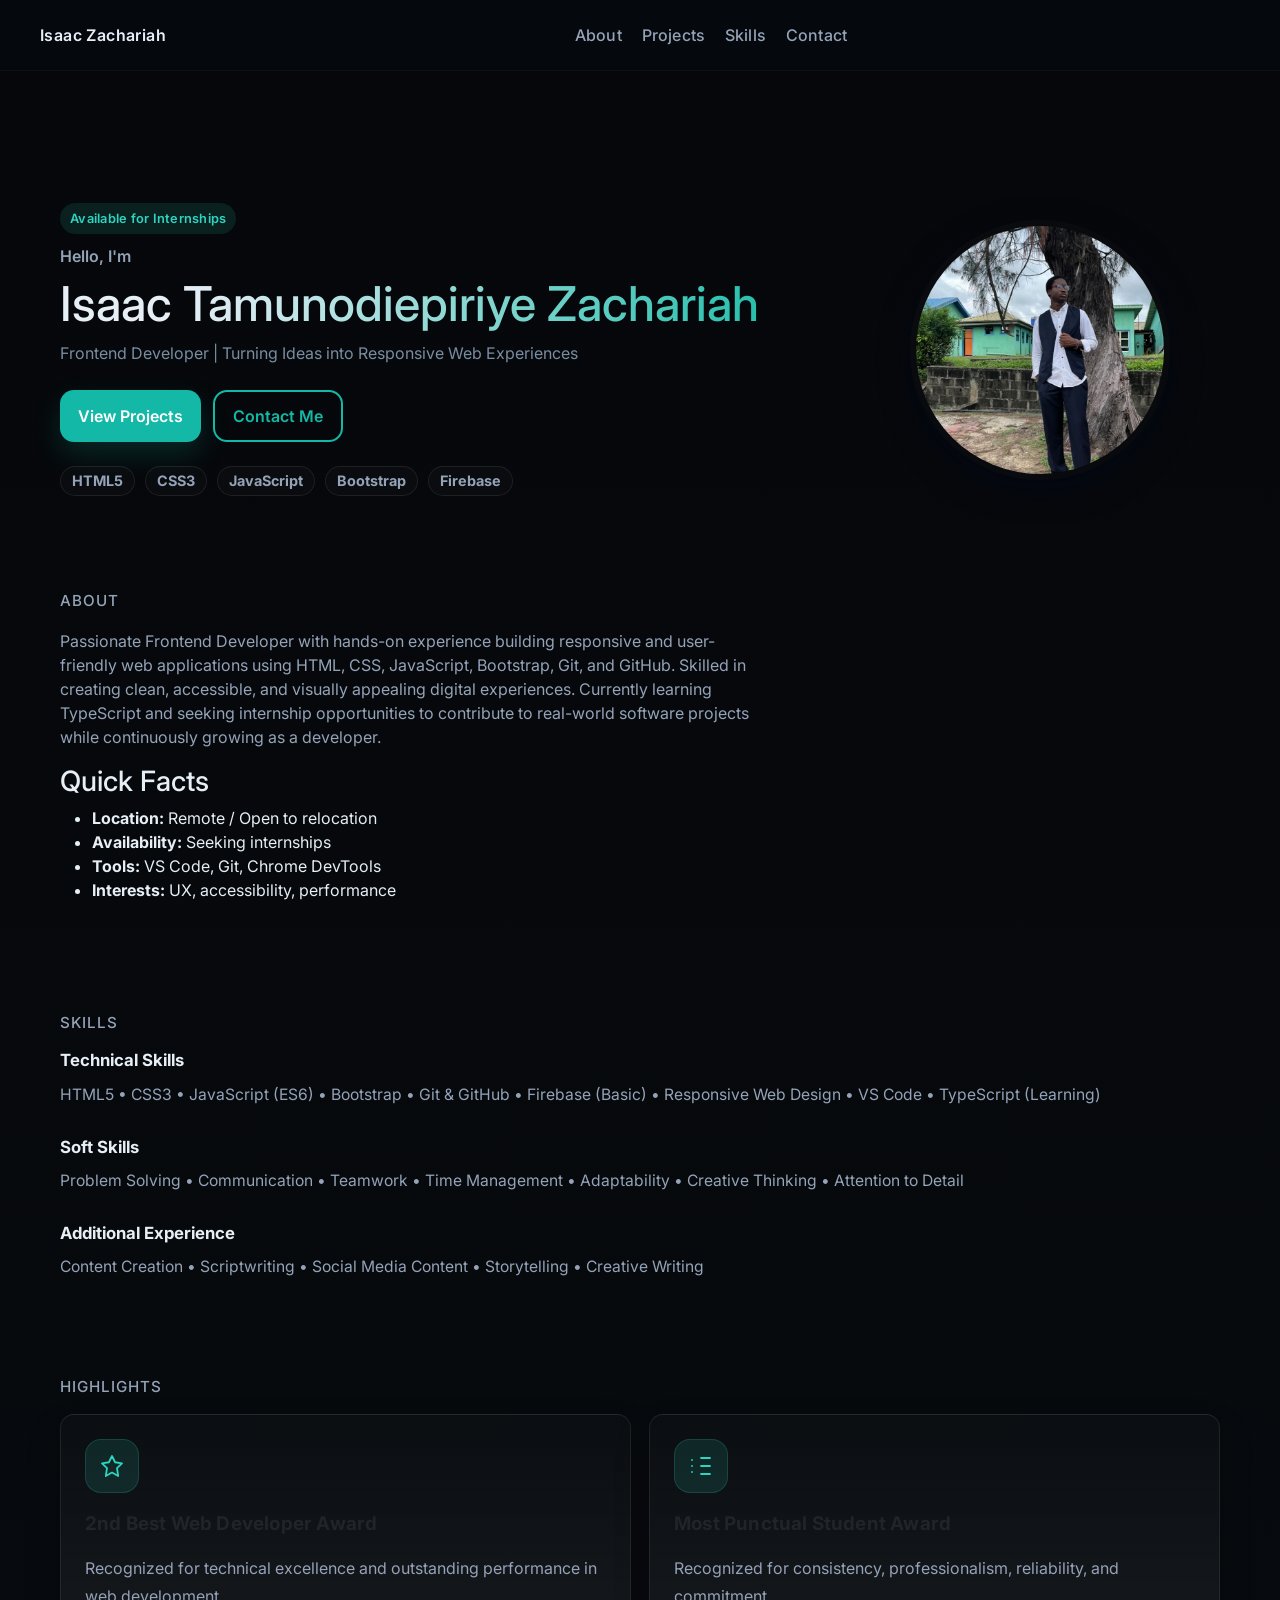
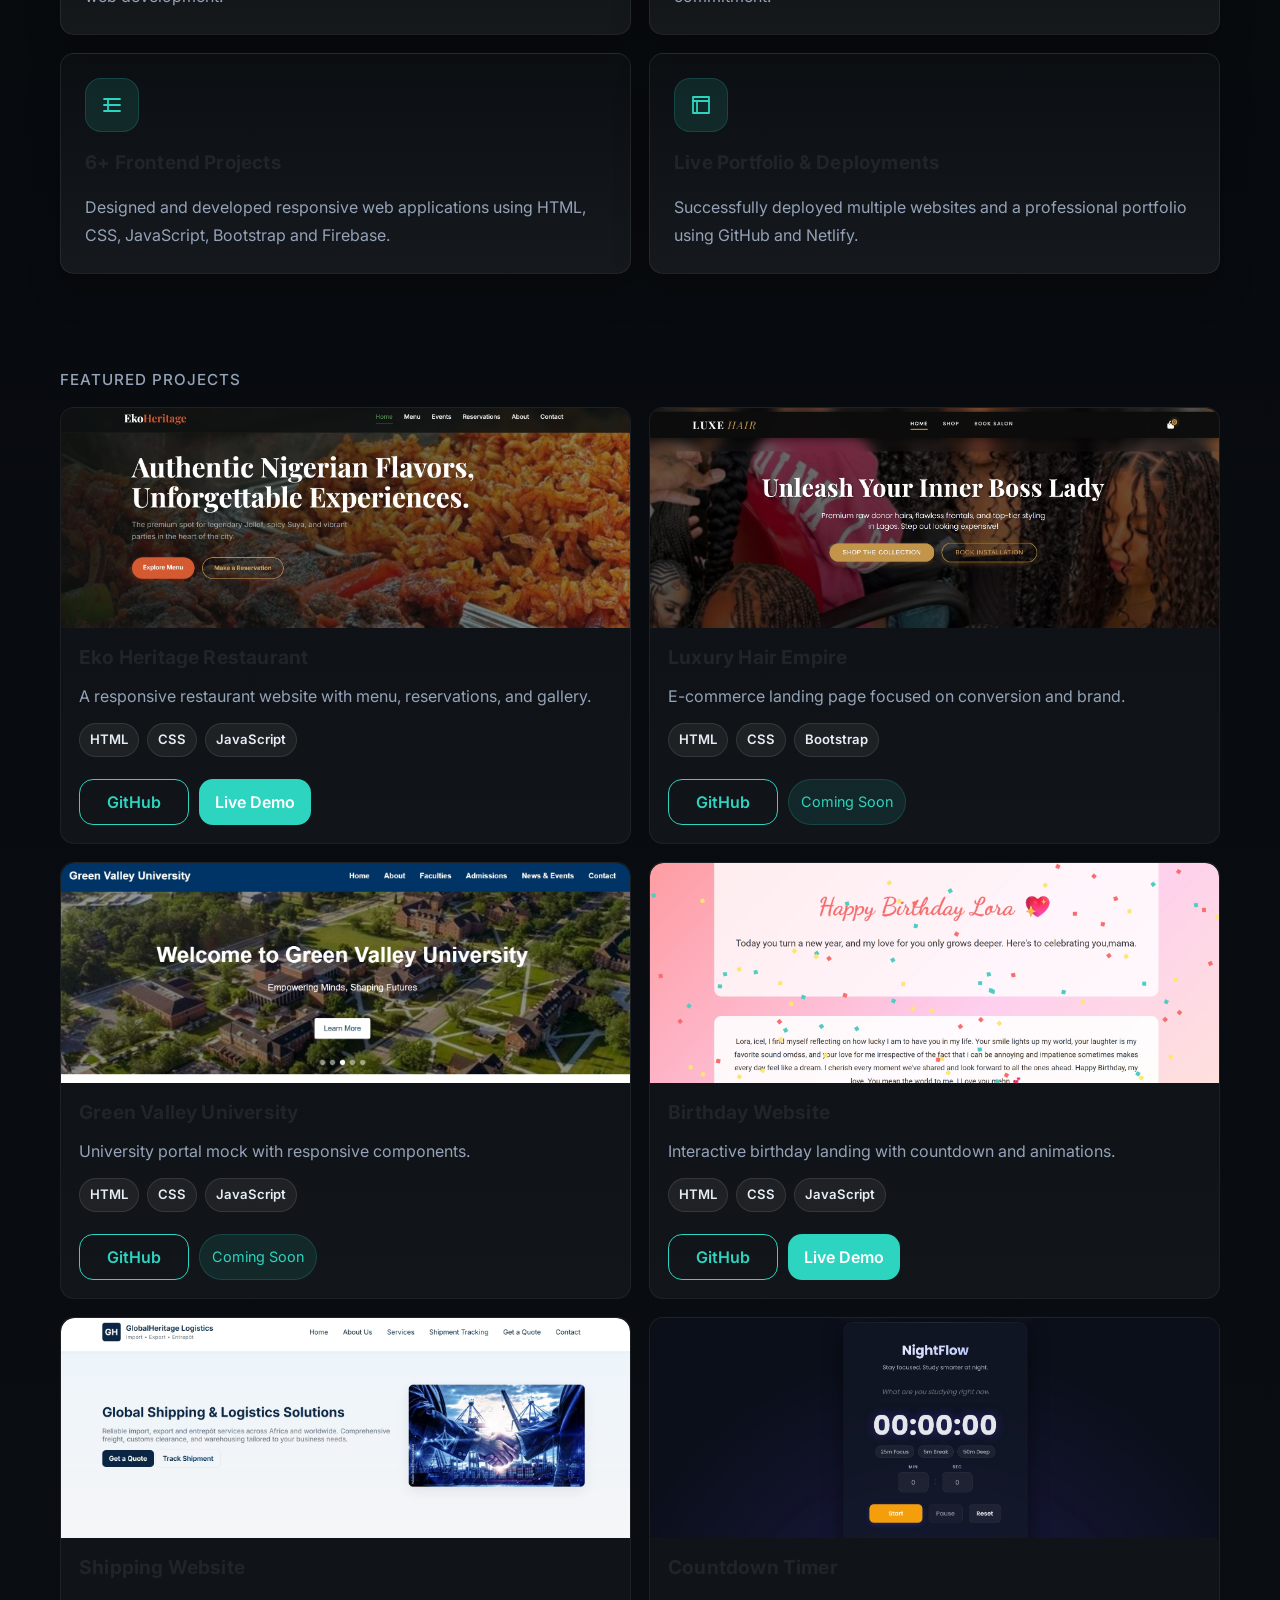
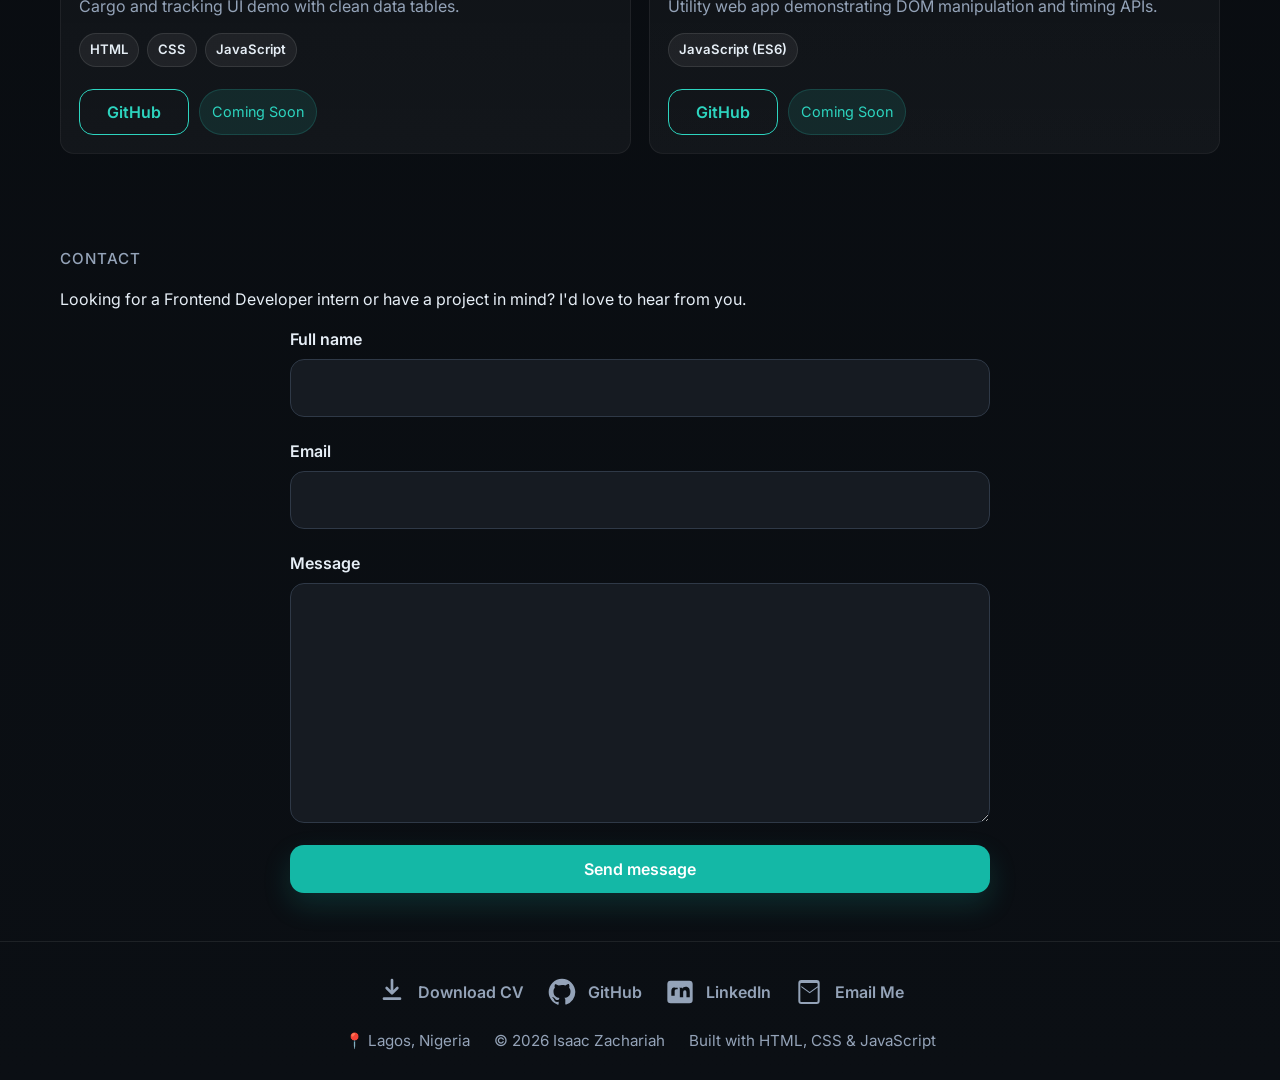
<file: index.html>
<!doctype html>
<html lang="en">
  <head>
    <meta charset="utf-8" />
    <meta name="viewport" content="width=device-width,initial-scale=1" />
    <meta name="description" content="Isaac Tamunodiepiriye Zachariah — Frontend Developer" />
    <title>Isaac Zachariah — Frontend Developer</title>

    <!-- Google Fonts -->
    <link rel="preconnect" href="https://fonts.gstatic.com" crossorigin>
    <link href="https://fonts.googleapis.com/css2?family=Inter:wght@300;400;600;700;800&display=swap" rel="stylesheet">

    <!-- Bootstrap (optional utility CSS, used sparingly) -->
    <link href="https://cdn.jsdelivr.net/npm/bootstrap@5.3.2/dist/css/bootstrap.min.css" rel="stylesheet" integrity="sha384-9ndCyUa6mY5Y2QmZ6YV7DkKQ2f5Q0b0pH/YK2sXr2Z1w3p6m5e5Y0f8QqK8QZ5zN" crossorigin="anonymous">

    <link rel="stylesheet" href="css/style.css">
    <link rel="stylesheet" href="css/responsive.css">
  </head>
  <body>

    <header class="header site-header" id="site-header">
      <div class="container header-inner">
        <a class="brand" href="index.html">Isaac Zachariah</a>

        <button class="nav-toggle" aria-controls="primary-navigation" aria-expanded="false" aria-label="Toggle navigation">
          <span class="hamburger" aria-hidden="true"></span>
        </button>

        <nav id="primary-navigation" class="nav" aria-label="Primary Navigation">
          <div class="nav-links">
            <a href="index.html#about">About</a>
            <a href="index.html#projects">Projects</a>
            <a href="index.html#skills">Skills</a>
            <a href="#contact">Contact</a>
          </div>
        </nav>
      </div>
    </header>

    <main id="main" class="site-main" role="main">

      <!-- HERO -->
      <section id="home" class="hero section">
        <div class="container hero-inner">
          <div class="hero-grid">
            <div class="hero-left">
              <span class="hero-badge">Available for Internships</span>
              <p class="eyebrow">Hello, I'm</p>
              <h1 class="hero-title">Isaac <span class="name-accent">Tamunodiepiriye Zachariah</span></h1>
              <p class="hero-tagline">Frontend Developer | Turning Ideas into Responsive Web Experiences</p>

              <div class="hero-ctas">
                <a class="btn cta-primary" href="#projects">View Projects</a>
                <a class="btn cta-outline" href="#contact">Contact Me</a>
              </div>

              <div class="tech-badges" aria-hidden="false">
                <span class="badge">HTML5</span>
                <span class="badge">CSS3</span>
                <span class="badge">JavaScript</span>
                <span class="badge">Bootstrap</span>
                <span class="badge">Firebase</span>
              </div>
            </div>

            <div class="hero-right">
              <div class="profile-wrap">
                <img src="assets/images/IMage of me.jpg" alt="Isaac Zachariah profile" class="profile-photo" loading="lazy">
              </div>
            </div>
          </div>
        </div>
      </section>

      <!-- ABOUT -->
      <section id="about" class="section about">
        <div class="container about-grid">
          <div class="about-left">
            <h2 class="section-heading">About</h2>
            <p class="about-summary">Passionate Frontend Developer with hands-on experience building responsive and user-friendly web applications using HTML, CSS, JavaScript, Bootstrap, Git, and GitHub. Skilled in creating clean, accessible, and visually appealing digital experiences. Currently learning TypeScript and seeking internship opportunities to contribute to real-world software projects while continuously growing as a developer.</p>
          </div>

          <aside class="quick-facts">
            <h3>Quick Facts</h3>
            <ul>
              <li><strong>Location:</strong> Remote / Open to relocation</li>
              <li><strong>Availability:</strong> Seeking internships</li>
              <li><strong>Tools:</strong> VS Code, Git, Chrome DevTools</li>
              <li><strong>Interests:</strong> UX, accessibility, performance</li>
            </ul>
          </aside>
        </div>
      </section>

      <!-- SKILLS -->
      <section id="skills" class="section skills">
        <div class="container">
          <h2 class="section-heading">Skills</h2>

          <div class="skill-category">
            <h4>Technical Skills</h4>
            <p class="skill-list">HTML5 • CSS3 • JavaScript (ES6) • Bootstrap • Git &amp; GitHub • Firebase (Basic) • Responsive Web Design • VS Code • TypeScript (Learning)</p>
          </div>

          <div class="skill-category">
            <h4>Soft Skills</h4>
            <p class="skill-list">Problem Solving • Communication • Teamwork • Time Management • Adaptability • Creative Thinking • Attention to Detail</p>
          </div>

          <div class="skill-category">
            <h4>Additional Experience</h4>
            <p class="skill-list">Content Creation • Scriptwriting • Social Media Content • Storytelling • Creative Writing</p>
          </div>
        </div>
      </section>

      <!-- HIGHLIGHTS -->
      <section id="highlights" class="section highlights">
        <div class="container">
          <h2 class="section-heading">Highlights</h2>
          <div class="highlights-grid">
            <article class="card highlight-card" tabindex="0">
              <div class="highlight-icon">
                <svg viewBox="0 0 24 24" fill="none" stroke="currentColor" stroke-width="1.8" stroke-linecap="round" stroke-linejoin="round"><path d="M12 2l3.09 6.26L22 9.27l-5 4.87L18.18 22 12 18.56 5.82 22 7 14.14l-5-4.87 6.91-1.01L12 2z"/></svg>
              </div>
              <h3>2nd Best Web Developer Award</h3>
              <p class="muted">Recognized for technical excellence and outstanding performance in web development.</p>
            </article>

            <article class="card highlight-card" tabindex="0">
              <div class="highlight-icon">
                <svg viewBox="0 0 24 24" fill="none" stroke="currentColor" stroke-width="1.8" stroke-linecap="round" stroke-linejoin="round"><path d="M12 20h9"/><path d="M12 4h9"/><path d="M12 12h9"/><path d="M3 6h.01"/><path d="M3 12h.01"/><path d="M3 18h.01"/></svg>
              </div>
              <h3>Most Punctual Student Award</h3>
              <p class="muted">Recognized for consistency, professionalism, reliability, and commitment.</p>
            </article>

            <article class="card highlight-card" tabindex="0">
              <div class="highlight-icon">
                <svg viewBox="0 0 24 24" fill="none" stroke="currentColor" stroke-width="1.8" stroke-linecap="round" stroke-linejoin="round"><path d="M4 6h16"/><path d="M4 12h16"/><path d="M4 18h16"/><path d="M8 6v12"/></svg>
              </div>
              <h3>6+ Frontend Projects</h3>
              <p class="muted">Designed and developed responsive web applications using HTML, CSS, JavaScript, Bootstrap and Firebase.</p>
            </article>

            <article class="card highlight-card" tabindex="0">
              <div class="highlight-icon">
                <svg viewBox="0 0 24 24" fill="none" stroke="currentColor" stroke-width="1.8" stroke-linecap="round" stroke-linejoin="round"><path d="M4 4h16v16H4z"/><path d="M4 8h16"/><path d="M8 20V8"/></svg>
              </div>
              <h3>Live Portfolio & Deployments</h3>
              <p class="muted">Successfully deployed multiple websites and a professional portfolio using GitHub and Netlify.</p>
            </article>
          </div>
        </div>
      </section>

      <!-- PROJECTS -->
      <section id="projects" class="section projects">
        <div class="container">
          <h2 class="section-heading">Featured Projects</h2>

          <div class="projects-grid">
            <article class="card project-card" tabindex="0">
              <img class="project-image" src="assets/images/restaurant eko heritage.jpeg" alt="Eko Heritage Restaurant screenshot">
              <div class="project-body">
                <h3>Eko Heritage Restaurant</h3>
                <p class="muted project-description">A responsive restaurant website with menu, reservations, and gallery.</p>
                <div class="project-tags">
                  <span class="tech-pill">HTML</span>
                  <span class="tech-pill">CSS</span>
                  <span class="tech-pill">JavaScript</span>
                </div>
                <div class="project-actions">
                  <a class="project-btn project-btn-secondary" href="https://github.com/isaacbuildsgood/Eko-Heritage-Restaurant.git" aria-label="GitHub repo for Eko Heritage">GitHub</a>
                  <a class="project-btn project-btn-primary" href="https://ekoheritage.netlify.app/" aria-label="Live demo for Eko Heritage">Live Demo</a>
                </div>
              </div>
            </article>

            <article class="card project-card" tabindex="0">
              <img class="project-image" src="assets/images/luxehairwebsite.jpeg" alt="Luxury Hair Empire screenshot">
              <div class="project-body">
                <h3>Luxury Hair Empire</h3>
                <p class="muted project-description">E-commerce landing page focused on conversion and brand.</p>
                <div class="project-tags">
                  <span class="tech-pill">HTML</span>
                  <span class="tech-pill">CSS</span>
                  <span class="tech-pill">Bootstrap</span>
                </div>
                <div class="project-actions">
                  <a class="project-btn project-btn-secondary" href="https://github.com/isaacbuildsgood/Luxury-Hair-Empire.git">GitHub</a>
                  <span class="project-tag project-tag--soon">Coming Soon</span>
                </div>
              </div>
            </article>

            <article class="card project-card" tabindex="0">
              <img class="project-image" src="assets/images/greenvalley website.jpeg" alt="Green Valley University screenshot">
              <div class="project-body">
                <h3>Green Valley University</h3>
                <p class="muted project-description">University portal mock with responsive components.</p>
                <div class="project-tags">
                  <span class="tech-pill">HTML</span>
                  <span class="tech-pill">CSS</span>
                  <span class="tech-pill">JavaScript</span>
                </div>
                <div class="project-actions">
                  <a class="project-btn project-btn-secondary" href="https://github.com/isaacbuildsgood/Green-Valley-University.git">GitHub</a>
                  <span class="project-tag project-tag--soon">Coming Soon</span>
                </div>
              </div>
            </article>

            <article class="card project-card" tabindex="0">
              <img class="project-image" src="assets/images/birthday website.jpeg" alt="Birthday Website screenshot">
              <div class="project-body">
                <h3>Birthday Website</h3>
                <p class="muted project-description">Interactive birthday landing with countdown and animations.</p>
                <div class="project-tags">
                  <span class="tech-pill">HTML</span>
                  <span class="tech-pill">CSS</span>
                  <span class="tech-pill">JavaScript</span>
                </div>
                <div class="project-actions">
                  <a class="project-btn project-btn-secondary" href="https://github.com/isaacbuildsgood/Birthday-website.git">GitHub</a>
                  <a class="project-btn project-btn-primary" href="https://comfy-dasik-e9a6adhdtull.netlify.app/">Live Demo</a>
                </div>
              </div>
            </article>

            <article class="card project-card" tabindex="0">
              <img class="project-image" src="assets/images/globalheritage website.jpeg" alt="Shipping Website screenshot">
              <div class="project-body">
                <h3>Shipping Website</h3>
                <p class="muted project-description">Cargo and tracking UI demo with clean data tables.</p>
                <div class="project-tags">
                  <span class="tech-pill">HTML</span>
                  <span class="tech-pill">CSS</span>
                  <span class="tech-pill">JavaScript</span>
                </div>
                <div class="project-actions">
                  <a class="project-btn project-btn-secondary" href="https://github.com/isaacbuildsgood/-GlobalHeritage-Logistics.git">GitHub</a>
                  <span class="project-tag project-tag--soon">Coming Soon</span>
                </div>
              </div>
            </article>

            <article class="card project-card" tabindex="0">
              <img class="project-image" src="assets/images/nightflow websie.jpeg" alt="Countdown Timer screenshot">
              <div class="project-body">
                <h3>Countdown Timer</h3>
                <p class="muted project-description">Utility web app demonstrating DOM manipulation and timing APIs.</p>
                <div class="project-tags">
                  <span class="tech-pill">JavaScript (ES6)</span>
                </div>
                <div class="project-actions">
                  <a class="project-btn project-btn-secondary" href="https://github.com/isaacbuildsgood/Night-Flow.git">GitHub</a>
                  <span class="project-tag project-tag--soon">Coming Soon</span>
                </div>
              </div>
            </article>
          </div>
        </div>
      </section>

      <!-- CONTACT -->
      <section id="contact" class="section contact">
        <div class="container">
          <h2 class="section-heading">CONTACT</h2>
          <p class="muted">Looking for a Frontend Developer intern or have a project in mind? I'd love to hear from you.</p>

          <form id="contact-form" class="contact-form" action="https://formspree.io/f/mzdlqgbj" method="POST" novalidate>
            <div class="form-row">
              <label for="name">Full name</label>
              <input id="name" name="name" type="text" required>
            </div>

            <div class="form-row">
              <label for="email">Email</label>
              <input id="email" name="email" type="email" required>
            </div>

            <div class="form-row">
              <label for="message">Message</label>
              <textarea id="message" name="message" rows="6" required></textarea>
            </div>

            <div class="form-row">
              <button class="btn cta-primary" type="submit">Send message</button>
              <span id="form-status" aria-live="polite" class="form-status"></span>
            </div>
          </form>
        </div>
      </section>

    </main>

    <!-- FOOTER -->
    <footer class="footer">
      <div class="container footer-inner">
        <div class="footer-actions">
          <a class="footer-action" href="assets/cv/Isaacresume.pdf" download>
            <span class="footer-icon" aria-hidden="true">
              <svg viewBox="0 0 24 24" fill="currentColor" aria-hidden="true"><path d="M12 3v10m0 0l-4-4m4 4l4-4" stroke="currentColor" stroke-width="2" stroke-linecap="round" stroke-linejoin="round" fill="none"/><path d="M6 17h12" stroke="currentColor" stroke-width="2" stroke-linecap="round"/></svg>
            </span>
            <span>Download CV</span>
          </a>
          <a class="footer-action" href="https://github.com/isaacbuildsgood" target="_blank" rel="noopener">
            <span class="footer-icon" aria-hidden="true">
              <svg viewBox="0 0 24 24" fill="currentColor" aria-hidden="true"><path d="M12 2C6.48 2 2 6.48 2 12c0 4.42 2.87 8.16 6.84 9.49.5.09.68-.22.68-.48 0-.24-.01-.87-.01-1.7-2.78.6-3.37-1.34-3.37-1.34-.45-1.16-1.1-1.47-1.1-1.47-.9-.62.07-.61.07-.61 1 .07 1.53 1.03 1.53 1.03.89 1.53 2.34 1.09 2.91.84.09-.65.35-1.09.63-1.34-2.22-.25-4.56-1.11-4.56-4.95 0-1.09.39-1.98 1.03-2.68-.1-.25-.45-1.27.1-2.65 0 0 .84-.27 2.75 1.02A9.58 9.58 0 0 1 12 6.8c.85.004 1.71.11 2.51.32 1.9-1.29 2.74-1.02 2.74-1.02.55 1.38.21 2.4.1 2.65.64.7 1.03 1.6 1.03 2.68 0 3.85-2.34 4.7-4.57 4.95.36.31.68.92.68 1.85 0 1.33-.01 2.4-.01 2.73 0 .26.18.57.69.47A10 10 0 0 0 22 12c0-5.52-4.48-10-10-10z"/></svg>
            </span>
            <span>GitHub</span>
          </a>
          <a class="footer-action" href="https://www.linkedin.com/in/isaac-zachariah-036a01400" target="_blank" rel="noopener">
            <span class="footer-icon" aria-hidden="true">
              <svg viewBox="0 0 24 24" fill="currentColor" aria-hidden="true"><path d="M4.98 3.5A2.5 2.5 0 0 0 2.5 6v12a2.5 2.5 0 0 0 2.48 2.5h14.04A2.5 2.5 0 0 0 21.5 18V6a2.5 2.5 0 0 0-2.48-2.5H4.98ZM7.75 8.75h2.5v1.25h-.5c-.75 0-1.75.01-1.75 1.25v3.5h-2.5v-3.5c0-2.1 1.25-2.75 2.75-2.75Zm3.5 0h2.5v.75h.03c.35-.66 1.2-1.36 2.45-1.36 2.62 0 3.1 1.72 3.1 3.95v3.86h-2.5v-3.42c0-.82-.01-1.87-1.14-1.87-1.14 0-1.31.89-1.31 1.81v3.48h-2.5v-6.75Z"/></svg>
            </span>
            <span>LinkedIn</span>
          </a>
          <a class="footer-action" href="mailto:isaacdblessed4jesus@gmail.com">
            <span class="footer-icon" aria-hidden="true">
              <svg viewBox="0 0 24 24" fill="currentColor" aria-hidden="true"><path d="M4 5.25A2.25 2.25 0 0 1 6.25 3h11.5A2.25 2.25 0 0 1 20 5.25v13.5A2.25 2.25 0 0 1 17.75 21H6.25A2.25 2.25 0 0 1 4 18.75V5.25Zm1.5.75v12.75c0 .41.34.75.75.75h11.5a.75.75 0 0 0 .75-.75V6a.75.75 0 0 0-.75-.75H6.25a.75.75 0 0 0-.75.75Zm.75 1.5 6.25 4.5 6.25-4.5v.96l-6.25 4.5-6.25-4.5V7.5Z"/></svg>
            </span>
            <span>Email Me</span>
          </a>
        </div>
        <div class="footer-copy">
          <span class="footer-meta">📍 Lagos, Nigeria</span>
          <span class="footer-meta">© 2026 Isaac Zachariah</span>
          <span class="footer-meta">Built with HTML, CSS &amp; JavaScript</span>
        </div>
      </div>
    </footer>

    <!-- Firebase SDKs (optional) - uncomment and configure in production -->
    <!--
    <script src="https://www.gstatic.com/firebasejs/9.22.1/firebase-app-compat.js"></script>
    <script src="https://www.gstatic.com/firebasejs/9.22.1/firebase-firestore-compat.js"></script>
    -->

    <script src="https://cdn.jsdelivr.net/npm/bootstrap@5.3.2/dist/js/bootstrap.bundle.min.js" integrity="sha384-ENjdO4Dr2bkBIFxQpeoYz1HI+NQ5j1yP7rZ9ZZx0R8H4w0uXr+6AMvyTG2xZr2xm" crossorigin="anonymous"></script>
    <script src="js/script.js" defer></script>
  </body>
</html>
</file>
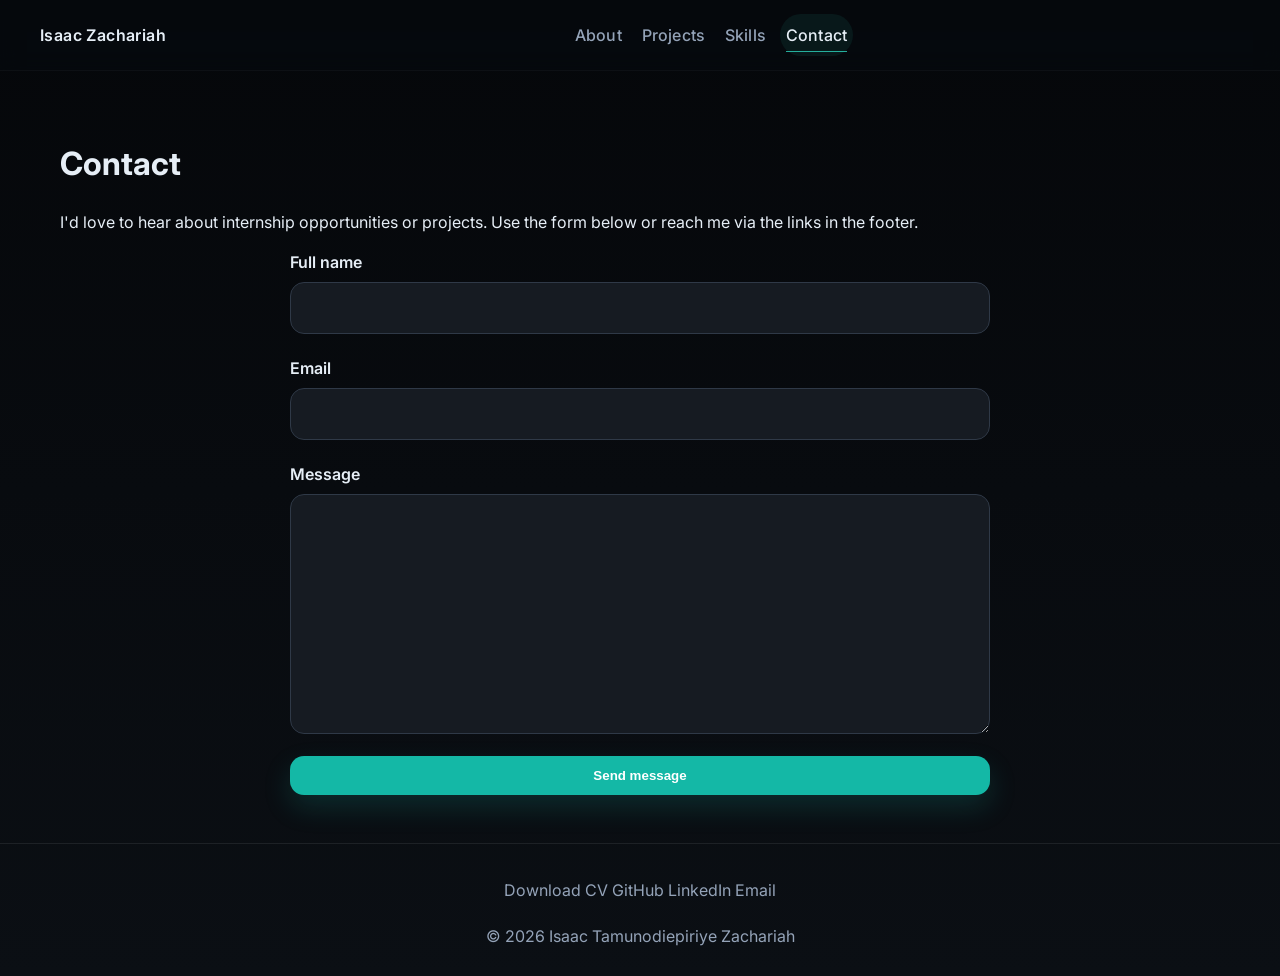
<file: contact.html>
<!doctype html>
<html lang="en">
  <head>
    <meta charset="utf-8">
    <meta name="viewport" content="width=device-width,initial-scale=1">
    <title>Contact — Isaac Zachariah</title>
    <link href="https://fonts.googleapis.com/css2?family=Inter:wght@300;400;600;700;800&display=swap" rel="stylesheet">
    <link rel="stylesheet" href="css/style.css">
    <link rel="stylesheet" href="css/responsive.css">
  </head>
  <body>
    <header class="header site-header">
      <div class="container header-inner">
        <a class="brand" href="index.html">Isaac Zachariah</a>
        <button class="nav-toggle" aria-controls="primary-navigation" aria-expanded="false" aria-label="Toggle navigation">
          <span class="hamburger" aria-hidden="true"></span>
        </button>
        <nav id="primary-navigation" class="nav" aria-label="Primary Navigation">
          <div class="nav-links">
            <a href="index.html#about">About</a>
            <a href="index.html#projects">Projects</a>
            <a href="index.html#skills">Skills</a>
            <a href="index.html#contact" aria-current="page">Contact</a>
          </div>
        </nav>
      </div>
    </header>

    <main class="section">
      <div class="container">
        <h1>Contact</h1>
        <p class="muted">I'd love to hear about internship opportunities or projects. Use the form below or reach me via the links in the footer.</p>

        <form id="contact-page-form" class="contact-form" novalidate>
          <div class="form-row">
            <label for="name-page">Full name</label>
            <input id="name-page" name="name" type="text" required>
          </div>

          <div class="form-row">
            <label for="email-page">Email</label>
            <input id="email-page" name="email" type="email" required>
          </div>

          <div class="form-row">
            <label for="message-page">Message</label>
            <textarea id="message-page" name="message" rows="8" required></textarea>
          </div>

          <div class="form-row">
            <button class="btn cta-primary" type="submit">Send message</button>
            <span id="page-form-status" aria-live="polite" class="form-status"></span>
          </div>
        </form>
      </div>
    </main>

    <footer class="footer">
      <div class="container footer-inner">
        <div class="footer-links">
          <a href="assets/cv/Isaac_Zachariah_CV.pdf" download>Download CV</a>
          <a href="#" target="_blank" rel="noopener">GitHub</a>
          <a href="#" target="_blank" rel="noopener">LinkedIn</a>
          <a href="mailto:isaac@example.com">Email</a>
        </div>
        <div class="copyright">© 2026 Isaac Tamunodiepiriye Zachariah</div>
      </div>
    </footer>

    <script src="js/script.js" defer></script>
  </body>
</html>
</file>
<file: css/style.css>
/* style.css — Mobile-first base and component styles

   Clean, semantic, and production-ready styles. Use `responsive.css` for
   viewport overrides and layout changes.
*/

:root{
  /* Dark theme tokens */
  --bg:#0b0f14; /* very dark */
  --surface:#0f1720;
  --muted:#94a3b8;
  --muted-2:#7f95ab;
  --text:#e6eef6;
  --accent:#2dd4bf; /* teal */
  --accent-600:#14b8a6;
  --glass:rgba(255,255,255,0.04);
  --card-shadow: 0 10px 30px rgba(2,6,23,0.6);
  --max-width:1100px;
  --gap:16px;
  --radius:14px;
  --container-padding:20px;
  --font-sans: Inter, ui-sans-serif, system-ui, -apple-system, "Segoe UI", Roboto, "Helvetica Neue", Arial;
  --base-size:16px;
}

/* Reset / sensible defaults */
*{box-sizing:border-box}
html{font-size:var(--base-size);-webkit-font-smoothing:antialiased}
body{margin:0;font-family:var(--font-sans);color:var(--text);background:linear-gradient(180deg,#05070a, #0b0f14);line-height:1.5}
img{max-width:100%;height:auto;display:block}
a{color:inherit;text-decoration:none}

/* Container */
.container{width:100%;max-width:var(--max-width);padding:0 var(--container-padding);margin:0 auto}

/* Header / Navigation */
.site-header{position:sticky;top:0;left:0;right:0;z-index:60;background:rgba(6,10,14,0.72);backdrop-filter:blur(10px);border-bottom:1px solid rgba(255,255,255,0.03)}
.header-inner{display:flex;align-items:center;justify-content:space-between;gap:16px;min-height:64px;padding:12px 0}
.brand{font-weight:600;letter-spacing:0.4px;color:var(--text)}
.nav{display:none;align-items:center;justify-content:center;flex:1;gap:18px}
.nav-links{display:flex;align-items:center;justify-content:center;gap:16px;flex:1}
.nav a{position:relative;color:var(--muted);padding:5px 0;border-radius:var(--radius);transition:color .16s ease;font-weight:500;letter-spacing:0.01em}
.nav a::after{content:"";position:absolute;left:0;bottom:0;width:100%;height:1px;background:rgba(45,212,191,0.8);transform:scaleX(0);transform-origin:right;transition:transform .24s ease}
.nav a:focus,.nav a:hover,.nav a[aria-current="page"]{color:var(--text)}
.nav a:focus::after,.nav a:hover::after,.nav a[aria-current="page"]::after{transform:scaleX(1);transform-origin:left}
.nav a[aria-current="page"]{color:var(--text)}
.nav a[aria-current="page"]::before{content:"";position:absolute;left:-6px;right:-6px;top:-4px;bottom:-4px;border-radius:999px;background:rgba(45,212,191,0.08);z-index:-1}
.nav-toggle{display:inline-flex;align-items:center;justify-content:center;background:none;border:0;padding:8px;border-radius:var(--radius)}
.hamburger{display:inline-block;width:22px;height:2px;background:var(--text);position:relative}
.hamburger::before,.hamburger::after{content:"";position:absolute;left:0;width:22px;height:2px;background:var(--text)}
.hamburger::before{top:-7px}
.hamburger::after{top:7px}

/* Page spacing to account for fixed header */
main{padding-top:84px}

/* Hero */
.hero{padding:48px 0}
.hero-inner{display:block}
.hero-grid{display:grid;grid-template-columns:1fr;gap:20px;align-items:center}
.hero-left{padding-right:0}
.hero-badge{display:inline-flex;align-items:center;align-self:flex-start;padding:6px 10px;border-radius:999px;background:rgba(45,212,191,0.12);color:var(--accent);font-size:0.8rem;font-weight:600;letter-spacing:0.02em;margin:0 0 10px}
.eyebrow{color:var(--muted);margin:0 0 12px;font-weight:600}
.hero-title{font-size:2rem;margin:0 0 12px;line-height:1.02}
.name-accent{background:linear-gradient(90deg, var(--text), rgba(45,212,191,0.9));-webkit-background-clip:text;background-clip:text;color:transparent}
.hero-tagline{color:rgba(127,149,171,0.95);margin:0 0 24px;line-height:1.55}
.hero-ctas{display:flex;gap:12px;margin-bottom:24px;flex-wrap:wrap}
.btn{display:inline-flex;align-items:center;justify-content:center;gap:8px;font-weight:600;border-radius:var(--radius);transition:transform .3s ease, box-shadow .3s ease, background .3s ease, color .3s ease;will-change:transform,box-shadow}
.btn.cta-primary{background:#14B8A6;color:#ffffff;padding:12px 18px;border-radius:var(--radius);border:none;box-shadow:0 12px 28px rgba(20,184,166,0.18)}
.btn.cta-primary:hover{background:#0F9E8D;transform:translateY(-2px);box-shadow:0 16px 34px rgba(20,184,166,0.22)}
.btn.cta-outline{background:transparent;border:2px solid #14B8A6;padding:12px 18px;border-radius:var(--radius);color:#14B8A6}
.btn.cta-outline:hover{background:#14B8A6;color:#ffffff;transform:translateY(-2px);box-shadow:0 12px 28px rgba(20,184,166,0.14)}
.tech-badges{display:flex;flex-wrap:wrap;gap:10px}
.badge{background:rgba(255,255,255,0.02);padding:7px 11px;border-radius:999px;border:1px solid rgba(255,255,255,0.08);font-size:.9rem;color:var(--muted);transition:transform .2s ease, border-color .2s ease, color .2s ease}
.badge:hover{transform:translateY(-1px);border-color:rgba(45,212,191,0.28);color:var(--text)}
.hero-right{display:flex;justify-content:center}
.profile-wrap{width:220px;height:220px;border-radius:999px;background:linear-gradient(135deg,rgba(255,255,255,0.02),rgba(255,255,255,0.01));padding:6px;display:flex;align-items:center;justify-content:center;box-shadow:var(--card-shadow)}
.profile-photo{width:100%;height:100%;border-radius:999px;object-fit:cover}

/* Sections */
.section{padding:48px 0}
.section-heading{font-size:.95rem;color:var(--muted);text-transform:uppercase;letter-spacing:1px;margin:0 0 18px}
.reveal{animation:fadeInUp .72s ease both}
@keyframes fadeInUp{from{opacity:0;transform:translateY(18px)}to{opacity:1;transform:translateY(0)}}

/* About */
.about-summary{color:var(--muted);max-width:70ch}

/* Skills */
.skill-category{margin-bottom:28px}
.skill-category:last-child{margin-bottom:0}
.skill-category h4{font-size:1.05rem;color:var(--text);font-weight:700;margin:0 0 10px}
.skill-list{margin:0;color:var(--muted);line-height:1.8;font-size:0.98rem}
.skill-list span{white-space:nowrap}

/* Highlights */
.highlights-grid{display:grid;grid-template-columns:1fr;gap:18px}
.highlight-card{display:flex;flex-direction:column;gap:18px;padding:24px;border-radius:var(--radius);background:linear-gradient(180deg, rgba(255,255,255,0.02), rgba(255,255,255,0.06));border:1px solid rgba(255,255,255,0.08);box-shadow:0 18px 36px rgba(0,0,0,0.18);transition:transform .3s ease,box-shadow .3s ease,border-color .3s ease;will-change:transform,box-shadow}
.highlight-card:focus,.highlight-card:hover{transform:translateY(-6px);box-shadow:0 28px 64px rgba(3,7,16,0.24);border-color:rgba(45,212,191,0.3)}
.highlight-card h3{margin:0;font-size:1.18rem;font-weight:700;line-height:1.35;letter-spacing:0.01em}
.highlight-card p{margin:0;color:var(--muted);line-height:1.75}
.highlight-icon{width:54px;height:54px;display:flex;align-items:center;justify-content:center;border-radius:16px;background:rgba(45,212,191,0.12);color:var(--accent);border:1px solid rgba(45,212,191,0.18);}
.highlight-icon svg{width:24px;height:24px}

/* Projects grid */
.projects-grid{display:grid;grid-template-columns:1fr;gap:18px}
.project-card{display:flex;flex-direction:column;height:100%;padding:0;border-radius:var(--radius);overflow:hidden;background:linear-gradient(180deg, rgba(255,255,255,0.02), rgba(255,255,255,0.04));border:1px solid rgba(255,255,255,0.06);transition:transform .35s ease,box-shadow .35s ease,border-color .35s ease;will-change:transform,box-shadow}
.project-card:focus,.project-card:hover{transform:translateY(-8px);box-shadow:0 24px 52px rgba(13,29,44,0.22);border-color:rgba(45,212,191,0.32)}
.project-image{width:100%;height:220px;object-fit:cover;display:block;border-radius:var(--radius) var(--radius) 0 0}
.project-body{display:flex;flex-direction:column;gap:14px;flex:1;padding:18px}
.project-body h3{margin:0;font-size:1.2rem;font-weight:700;letter-spacing:0.01em}
.project-body .muted{color:var(--muted);margin:0;line-height:1.65}
.project-description{display:-webkit-box;line-clamp:2;-webkit-line-clamp:2;-webkit-box-orient:vertical;overflow:hidden;text-overflow:ellipsis}
.project-tags{display:flex;flex-wrap:wrap;gap:8px;margin:0 0 8px}
.tech-pill{background:rgba(255,255,255,0.06);color:var(--text);padding:6px 10px;border-radius:999px;font-size:.82rem;font-weight:600;border:1px solid rgba(255,255,255,0.1)}
.project-actions{display:flex;flex-wrap:wrap;gap:10px;margin-top:auto}
.project-btn{display:inline-flex;align-items:center;justify-content:center;min-width:110px;padding:10px 16px;border-radius:var(--radius);font-weight:600;transition:transform .3s ease,background .3s ease,color .3s ease,box-shadow .3s ease;will-change:transform,box-shadow}
.project-btn-secondary{background:transparent;color:var(--accent);border:1px solid var(--accent)}
.project-btn-secondary:hover{background:var(--accent);color:#ffffff;transform:translateY(-2px);box-shadow:0 10px 24px rgba(20,184,166,0.16)}
.project-btn-primary{background:var(--accent);color:#ffffff;border:none}
.project-btn-primary:hover{background:var(--accent-600);transform:translateY(-2px);box-shadow:0 10px 24px rgba(20,184,166,0.18)}
.project-tag{display:inline-flex;align-items:center;justify-content:center;padding:8px 12px;border-radius:999px;background:rgba(255,255,255,0.04);border:1px solid rgba(255,255,255,0.08);color:var(--muted);font-size:.9rem}
.project-tag--soon{background:rgba(45,212,191,0.1);border-color:rgba(45,212,191,0.18);color:var(--accent);pointer-events:none}

/* Contact form */
.contact-form{max-width:700px;margin:0 auto;width:100%}
.form-row{display:flex;flex-direction:column;margin-bottom:22px}
label{font-weight:600;margin-bottom:8px;color:var(--text)}
.contact-form input,
.contact-form textarea{background:#161b22;border:1px solid #2f3947;color:#ffffff;border-radius:var(--radius);padding:16px;font-size:1rem;transition:border-color .3s ease,box-shadow .3s ease,background .3s ease}
.contact-form input:focus,
.contact-form textarea:focus{outline:none;border-color:var(--accent);box-shadow:0 0 0 6px rgba(45,212,191,0.12)}
.contact-form textarea{min-height:240px;resize:vertical}
.contact-form .form-row:last-child{margin-bottom:0}
.form-status{margin-left:12px;color:var(--muted)}

/* Footer */
.footer{border-top:1px solid rgba(255,255,255,0.08);padding:34px 0 28px;background:transparent;color:var(--muted)}
.footer-inner{display:flex;flex-direction:column;align-items:center;gap:22px;text-align:center}
.footer-actions{display:flex;flex-direction:column;gap:16px;width:100%;align-items:center;justify-content:center}
.footer-action{display:inline-flex;align-items:center;gap:10px;color:var(--muted);font-weight:600;transition:color .3s ease}
.footer-action:hover,.footer-action:focus-visible{color:var(--accent)}
.footer-icon{display:inline-flex;align-items:center;justify-content:center;width:32px;height:32px;color:var(--muted);transition:transform .3s ease,color .3s ease}
.footer-action:hover .footer-icon,.footer-action:focus-visible .footer-icon{transform:translateY(-3px);color:var(--accent)}
.footer-copy{display:flex;flex-direction:column;gap:10px;align-items:center;font-size:.95rem;color:var(--muted)}
.footer-meta{display:block}

@media (min-width: 760px){
  .footer-actions{flex-direction:row;flex-wrap:wrap;gap:22px}
  .footer-copy{flex-direction:row;gap:24px}
}

/* Small screens */
.header .nav.open{display:flex;flex-direction:column;align-items:flex-start;gap:12px;position:absolute;top:64px;right:20px;padding:16px 18px;border:1px solid rgba(255,255,255,0.06);background:rgba(6,10,14,0.96);border-radius:12px;box-shadow:var(--card-shadow)}
.header .nav.open .nav-links{flex-direction:column;align-items:flex-start;gap:10px}

/* Prefers-reduced-motion */
@media (prefers-reduced-motion: reduce){
  *{transition:none!important;animation:none!important}
}

/* Keep it minimal — responsive rules live in responsive.css */
</file>
<file: css/responsive.css>
/* responsive.css — Media queries and layout adjustments for larger viewports */

@media (max-width: 767px){
  .hero{padding:20px 0 30px}
  .hero-badge{margin-bottom:8px}
  .hero-title{margin-bottom:10px}
  .hero-tagline{margin-bottom:18px}
  .hero-ctas{margin-bottom:18px}
  .tech-badges{margin-bottom:16px}
  .hero-right{justify-content:center}
  .profile-wrap{width:240px;height:240px}
  .profile-photo{width:100%;height:100%}
  .hero-right{margin-top:-20px}
  .hero-right{position:relative;z-index:1}
  .hero-right::after{content:"";display:block;height:30px;margin-top:-30px}
}

@media (min-width: 600px){
  .hero-title{font-size:2.4rem}
  .profile-wrap{width:260px;height:260px}
}

@media (min-width: 760px){
  .highlights-grid{grid-template-columns:repeat(2,1fr);gap:18px}
  .projects-grid{grid-template-columns:repeat(2,1fr);gap:18px}
}

@media (min-width: 900px){
  /* Desktop: show full nav, hide mobile toggle */
  .nav{display:flex}
  .nav-toggle{display:none}
  .nav-links{gap:20px}
  .header-inner{min-height:70px}

  /* Hero becomes two-column */
  .hero-grid{grid-template-columns:1fr 360px;align-items:center}
  .hero-left{padding-right:24px}

  /* Skills: 2 columns */
  .skills-compact{display:flex;gap:24px}
}

@media (min-width:1200px){
  .hero-title{font-size:3rem}
  .container{max-width:1200px}
}
</file>
